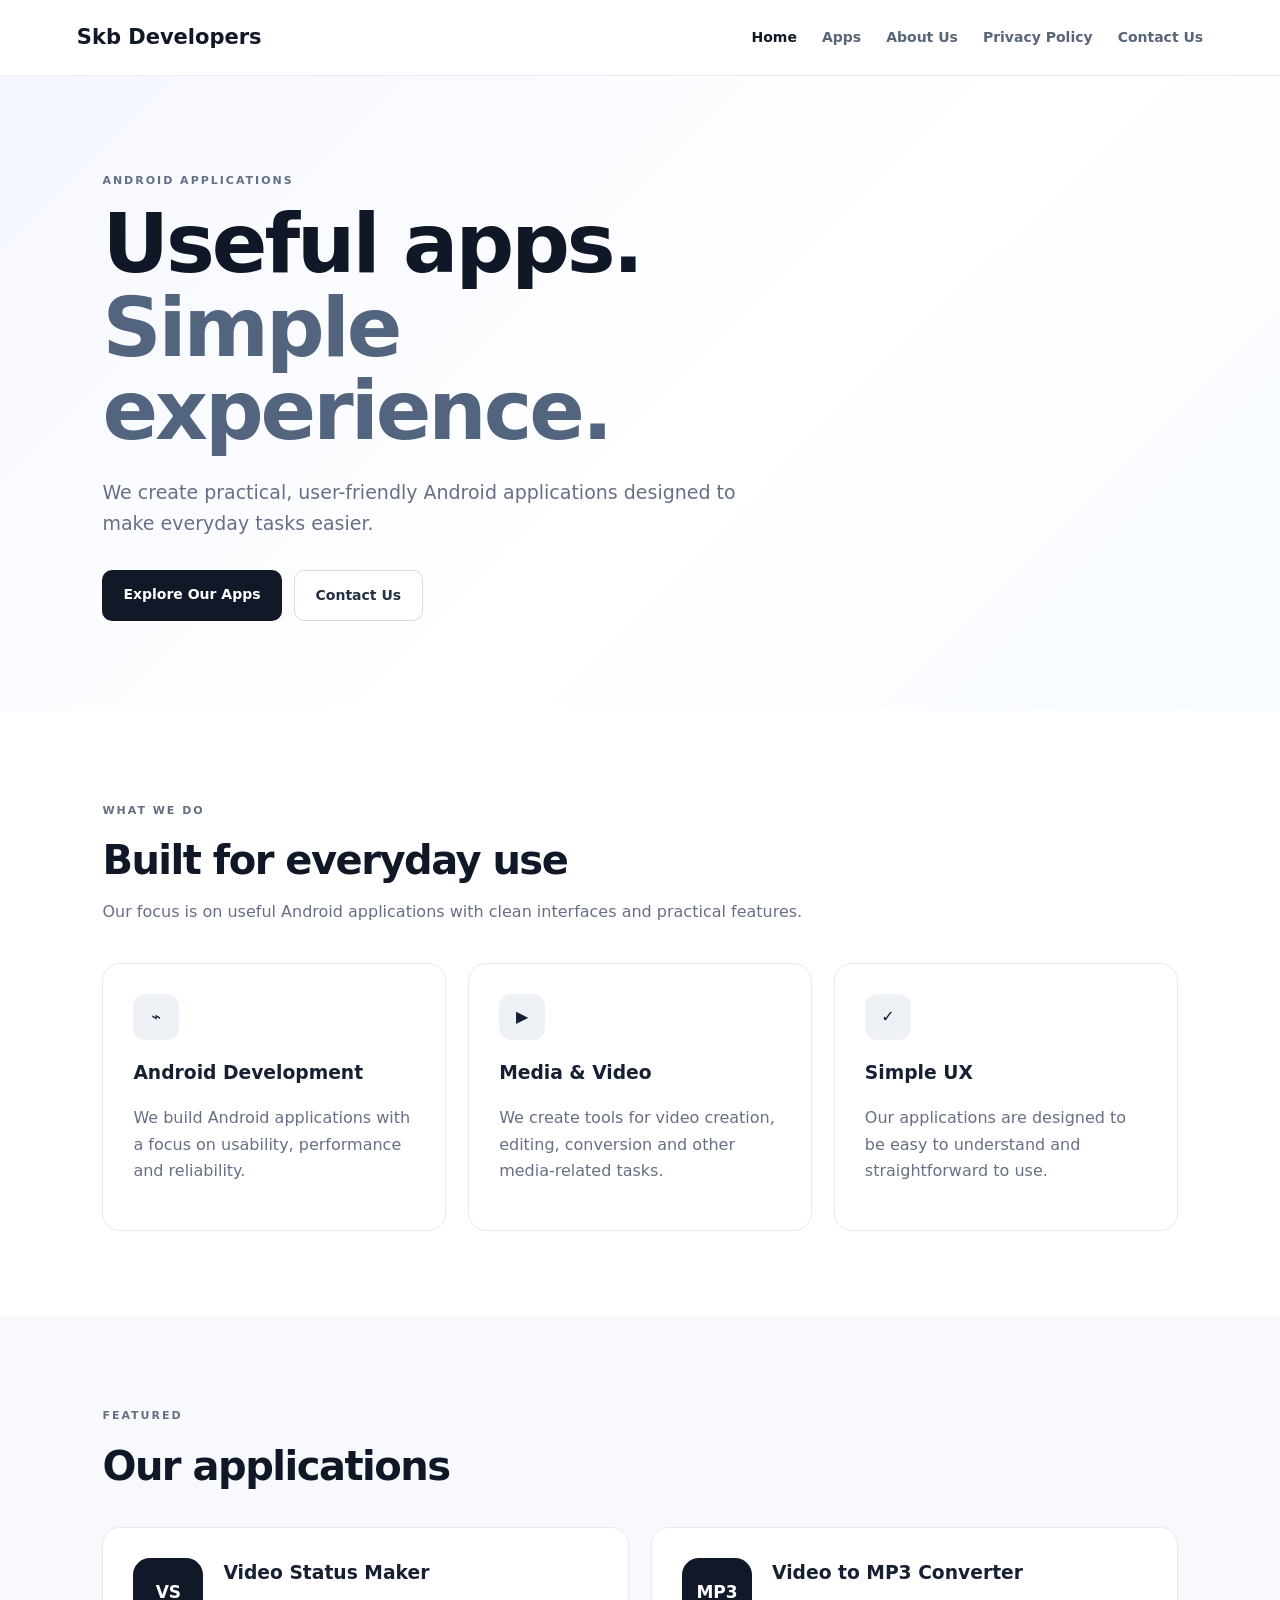
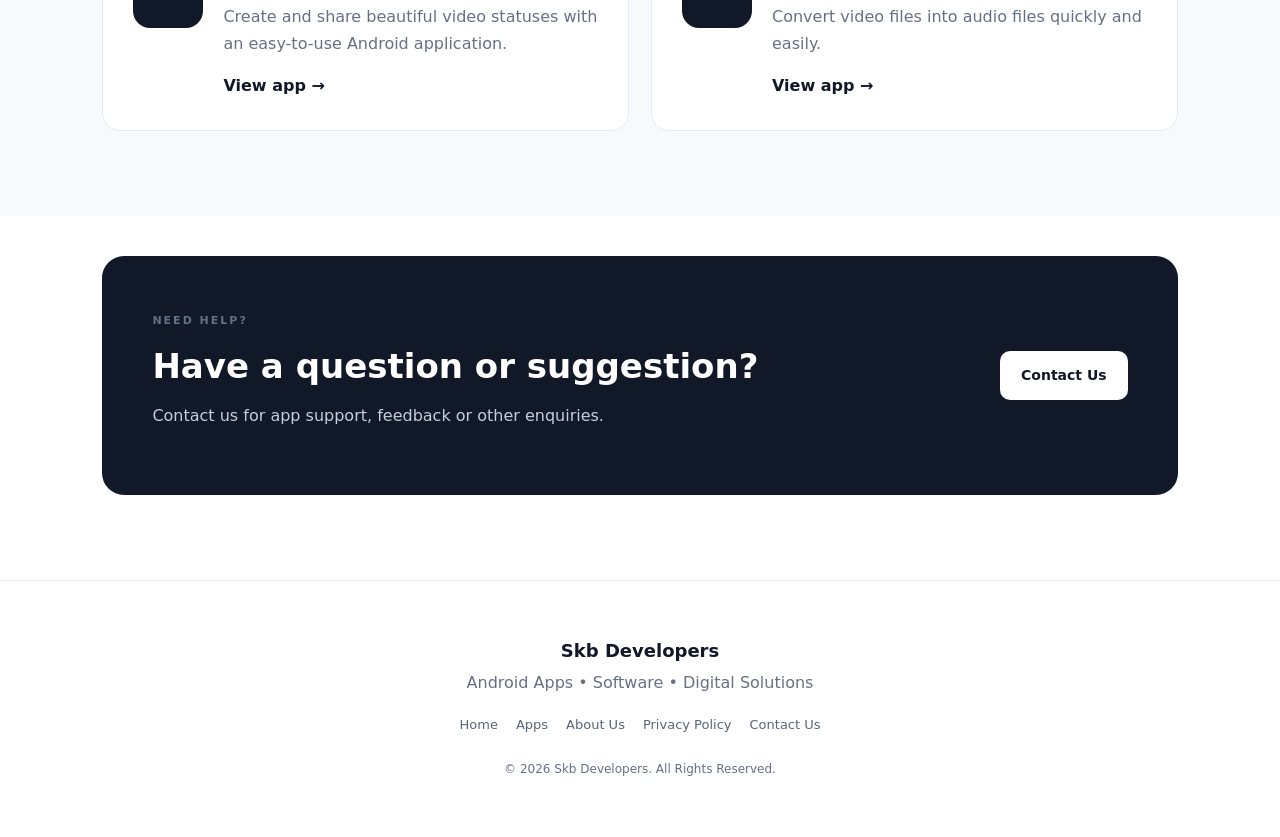
<file: index.html>
<!DOCTYPE html>
<html lang="en">
<head>
  <meta charset="UTF-8">
  <meta name="viewport" content="width=device-width, initial-scale=1.0">
  <meta name="description" content="Skb Developers creates simple, useful and user-friendly Android applications.">
  <title>Skb Developers | Android Apps</title>
  <link rel="stylesheet" href="style.css">
</head>
<body>
<header class="nav">
  <a class="brand" href="index.html">Skb Developers</a>
  <nav>
    <a class="active" href="index.html">Home</a>
    <a href="apps.html">Apps</a>
    <a href="about.html">About Us</a>
    <a href="privacy.html">Privacy Policy</a>
    <a href="contact.html">Contact Us</a>
  </nav>
</header>

<main>
  <section class="hero">
    <div class="hero-copy">
      <span class="eyebrow">ANDROID APPLICATIONS</span>
      <h1>Useful apps.<br><span>Simple experience.</span></h1>
      <p>We create practical, user-friendly Android applications designed to make everyday tasks easier.</p>
      <div class="actions">
        <a class="button primary" href="apps.html">Explore Our Apps</a>
        <a class="button secondary" href="contact.html">Contact Us</a>
      </div>
    </div>
  </section>

  <section class="section">
    <div class="section-heading">
      <span class="eyebrow">WHAT WE DO</span>
      <h2>Built for everyday use</h2>
      <p>Our focus is on useful Android applications with clean interfaces and practical features.</p>
    </div>
    <div class="grid three">
      <article class="card"><div class="icon">⌁</div><h3>Android Development</h3><p>We build Android applications with a focus on usability, performance and reliability.</p></article>
      <article class="card"><div class="icon">▶</div><h3>Media & Video</h3><p>We create tools for video creation, editing, conversion and other media-related tasks.</p></article>
      <article class="card"><div class="icon">✓</div><h3>Simple UX</h3><p>Our applications are designed to be easy to understand and straightforward to use.</p></article>
    </div>
  </section>

  <section class="section soft">
    <div class="section-heading">
      <span class="eyebrow">FEATURED</span>
      <h2>Our applications</h2>
    </div>
    <div class="grid two">
      <article class="app-card">
        <div class="app-icon">VS</div>
        <div>
          <h3>Video Status Maker</h3>
          <p>Create and share beautiful video statuses with an easy-to-use Android application.</p>
          <a class="text-link" href="apps.html">View app →</a>
        </div>
      </article>
      <article class="app-card">
        <div class="app-icon">MP3</div>
        <div>
          <h3>Video to MP3 Converter</h3>
          <p>Convert video files into audio files quickly and easily.</p>
          <a class="text-link" href="apps.html">View app →</a>
        </div>
      </article>
    </div>
  </section>

  <section class="cta">
    <div>
      <span class="eyebrow">NEED HELP?</span>
      <h2>Have a question or suggestion?</h2>
      <p>Contact us for app support, feedback or other enquiries.</p>
    </div>
    <a class="button light" href="contact.html">Contact Us</a>
  </section>
</main>

<footer>
  <strong>Skb Developers</strong>
  <p>Android Apps • Software • Digital Solutions</p>
  <div class="footer-links"><a href="index.html">Home</a><a href="apps.html">Apps</a><a href="about.html">About Us</a><a href="privacy.html">Privacy Policy</a><a href="contact.html">Contact Us</a></div>
  <small>© 2026 Skb Developers. All Rights Reserved.</small>
</footer>
</body>
</html>
</file>
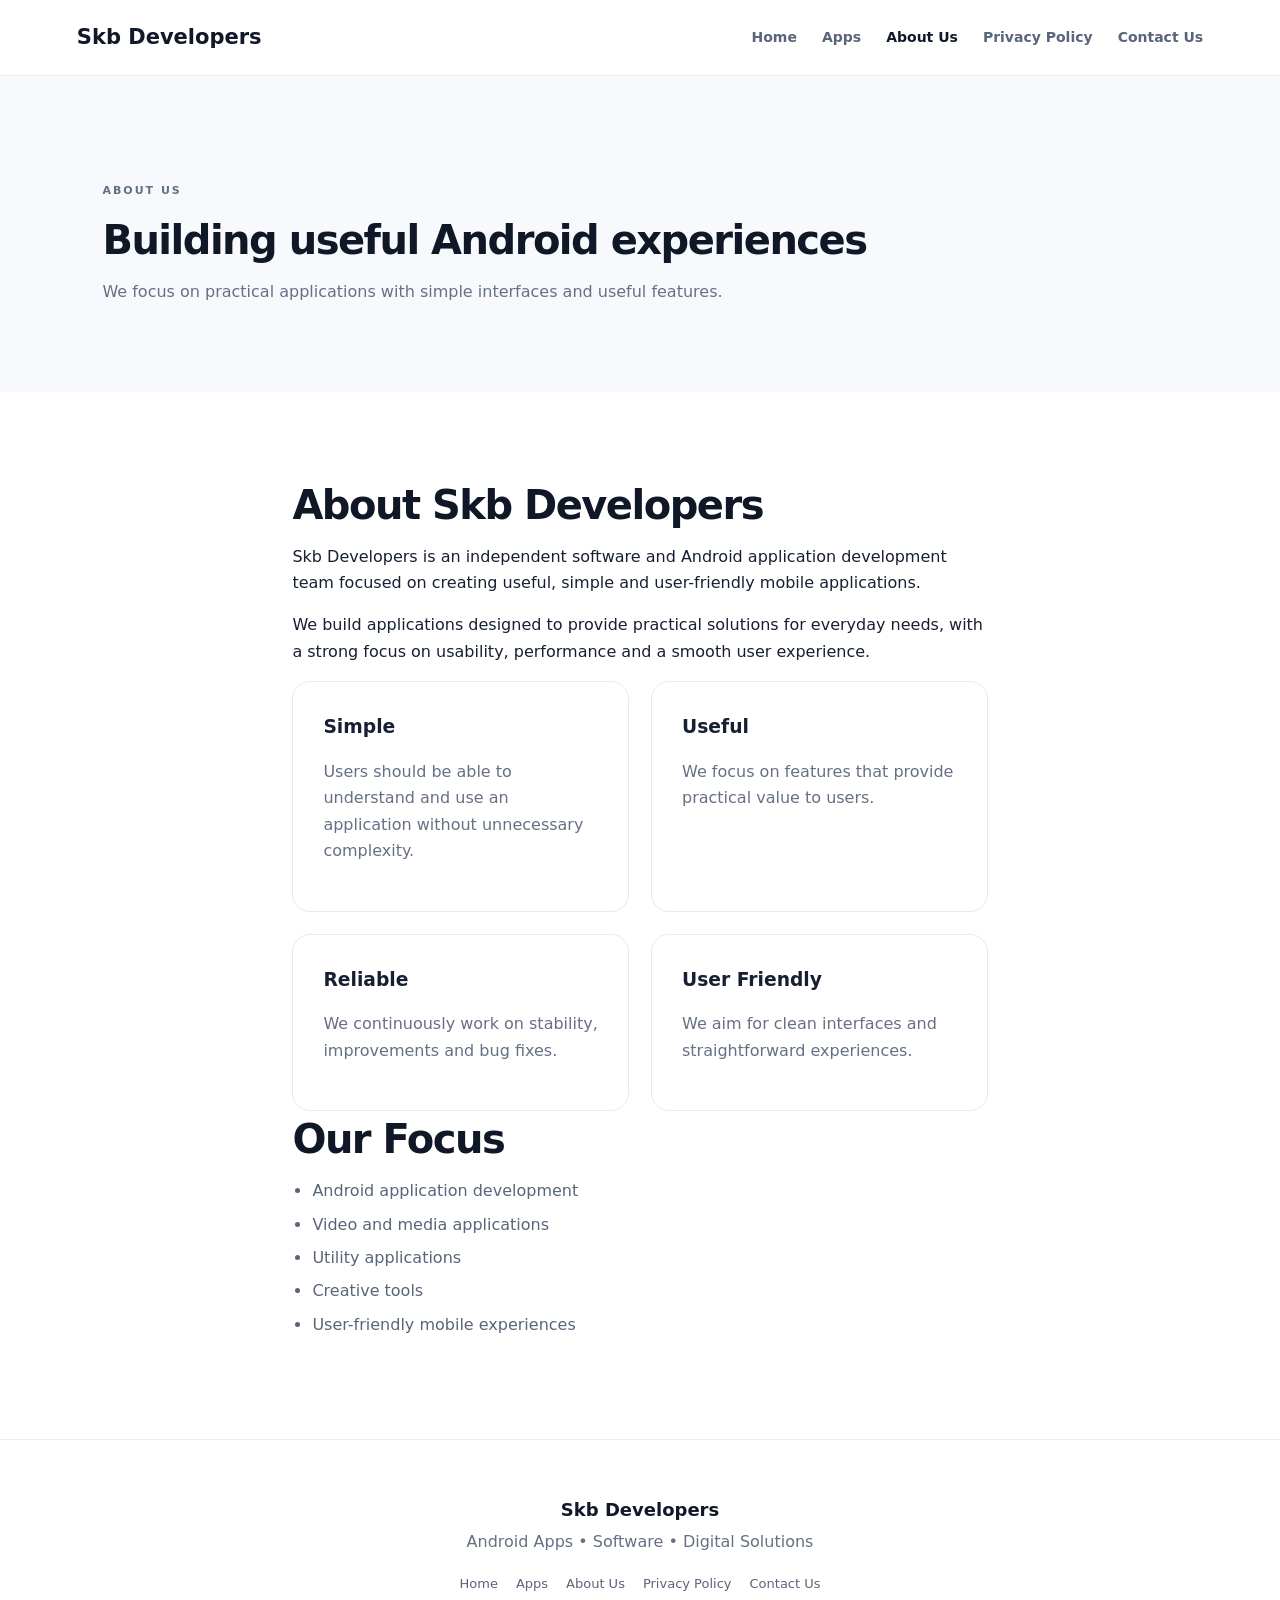
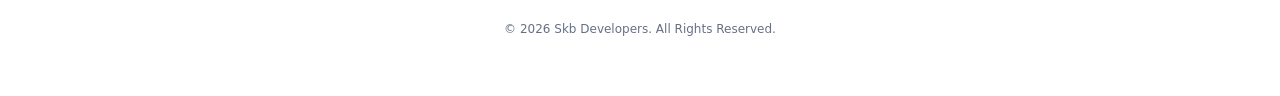
<file: about.html>
<!DOCTYPE html>
<html lang="en">
<head>
  <meta charset="UTF-8"><meta name="viewport" content="width=device-width, initial-scale=1.0">
  <meta name="description" content="About Skb Developers and our Android application development.">
  <title>About Us | Skb Developers</title><link rel="stylesheet" href="style.css">
</head>
<body>
<header class="nav"><a class="brand" href="index.html">Skb Developers</a><nav><a href="index.html">Home</a><a href="apps.html">Apps</a><a class="active" href="about.html">About Us</a><a href="privacy.html">Privacy Policy</a><a href="contact.html">Contact Us</a></nav></header>
<main>
<section class="page-hero"><span class="eyebrow">ABOUT US</span><h1>Building useful Android experiences</h1><p>We focus on practical applications with simple interfaces and useful features.</p></section>
<section class="section narrow">
<h2>About Skb Developers</h2>
<p>Skb Developers is an independent software and Android application development team focused on creating useful, simple and user-friendly mobile applications.</p>
<p>We build applications designed to provide practical solutions for everyday needs, with a strong focus on usability, performance and a smooth user experience.</p>
<div class="grid two">
<article class="card"><h3>Simple</h3><p>Users should be able to understand and use an application without unnecessary complexity.</p></article>
<article class="card"><h3>Useful</h3><p>We focus on features that provide practical value to users.</p></article>
<article class="card"><h3>Reliable</h3><p>We continuously work on stability, improvements and bug fixes.</p></article>
<article class="card"><h3>User Friendly</h3><p>We aim for clean interfaces and straightforward experiences.</p></article>
</div>
<h2>Our Focus</h2>
<ul class="check-list"><li>Android application development</li><li>Video and media applications</li><li>Utility applications</li><li>Creative tools</li><li>User-friendly mobile experiences</li></ul>
</section>
</main>
<footer><strong>Skb Developers</strong><p>Android Apps • Software • Digital Solutions</p><div class="footer-links"><a href="index.html">Home</a><a href="apps.html">Apps</a><a href="about.html">About Us</a><a href="privacy.html">Privacy Policy</a><a href="contact.html">Contact Us</a></div><small>© 2026 Skb Developers. All Rights Reserved.</small></footer>
</body>
</html>
</file>
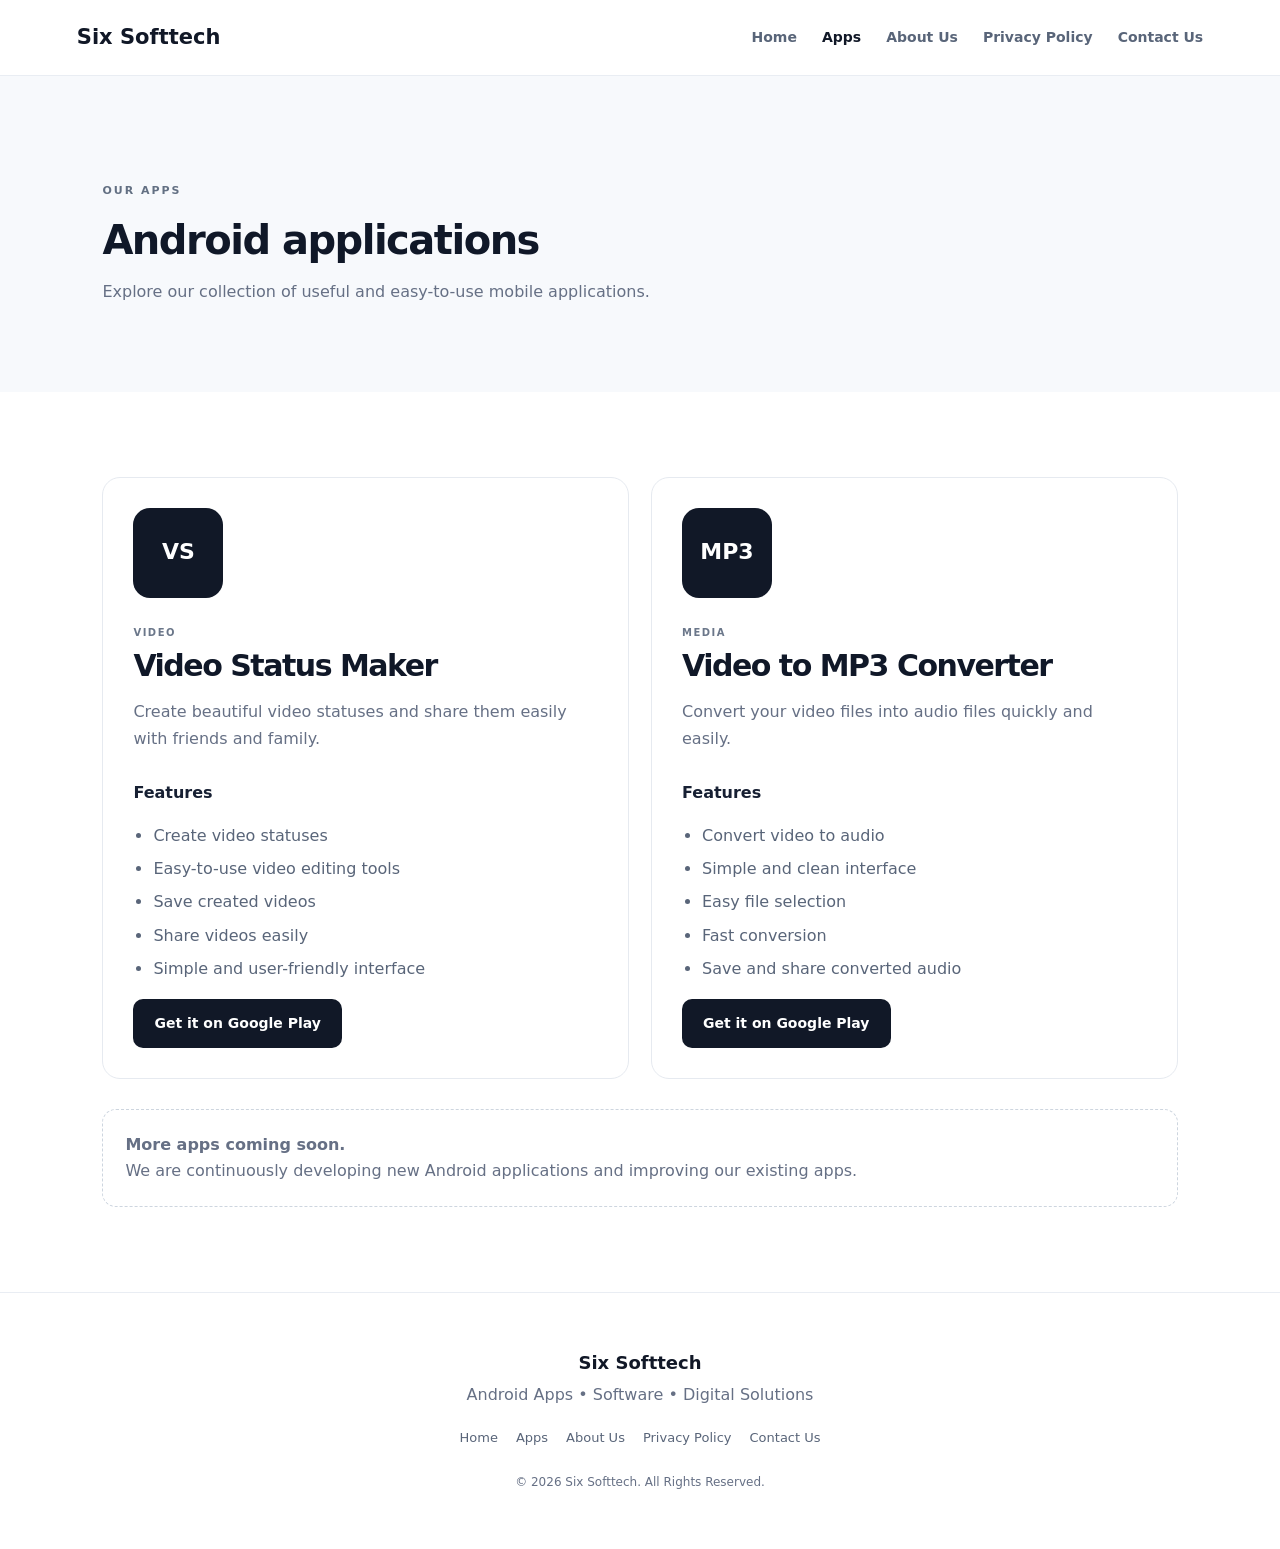
<file: apps.html>
<!DOCTYPE html>
<html lang="en">
<head>
  <meta charset="UTF-8"><meta name="viewport" content="width=device-width, initial-scale=1.0">
  <meta name="description" content="Explore Six Softtech Android applications.">
  <title>Apps | Six Softtech</title><link rel="stylesheet" href="style.css">
</head>
<body>
<header class="nav"><a class="brand" href="index.html">Six Softtech</a><nav><a href="index.html">Home</a><a class="active" href="apps.html">Apps</a><a href="about.html">About Us</a><a href="privacy.html">Privacy Policy</a><a href="contact.html">Contact Us</a></nav></header>
<main>
  <section class="page-hero"><span class="eyebrow">OUR APPS</span><h1>Android applications</h1><p>Explore our collection of useful and easy-to-use mobile applications.</p></section>
  <section class="section">
    <div class="grid two">
      <article class="large-app">
        <div class="app-icon big">VS</div><span class="tag">VIDEO</span>
        <h2>Video Status Maker</h2>
        <p>Create beautiful video statuses and share them easily with friends and family.</p>
        <h3>Features</h3>
        <ul><li>Create video statuses</li><li>Easy-to-use video editing tools</li><li>Save created videos</li><li>Share videos easily</li><li>Simple and user-friendly interface</li></ul>
        <!-- Replace # below with the real Google Play URL -->
        <a class="button primary" href="#" target="_blank" rel="noopener">Get it on Google Play</a>
      </article>
      <article class="large-app">
        <div class="app-icon big">MP3</div><span class="tag">MEDIA</span>
        <h2>Video to MP3 Converter</h2>
        <p>Convert your video files into audio files quickly and easily.</p>
        <h3>Features</h3>
        <ul><li>Convert video to audio</li><li>Simple and clean interface</li><li>Easy file selection</li><li>Fast conversion</li><li>Save and share converted audio</li></ul>
        <!-- Replace # below with the real Google Play URL -->
        <a class="button primary" href="#" target="_blank" rel="noopener">Get it on Google Play</a>
      </article>
    </div>
    <div class="notice"><strong>More apps coming soon.</strong><br>We are continuously developing new Android applications and improving our existing apps.</div>
  </section>
</main>
<footer><strong>Six Softtech</strong><p>Android Apps • Software • Digital Solutions</p><div class="footer-links"><a href="index.html">Home</a><a href="apps.html">Apps</a><a href="about.html">About Us</a><a href="privacy.html">Privacy Policy</a><a href="contact.html">Contact Us</a></div><small>© 2026 Six Softtech. All Rights Reserved.</small></footer>
</body>
</html>
</file>
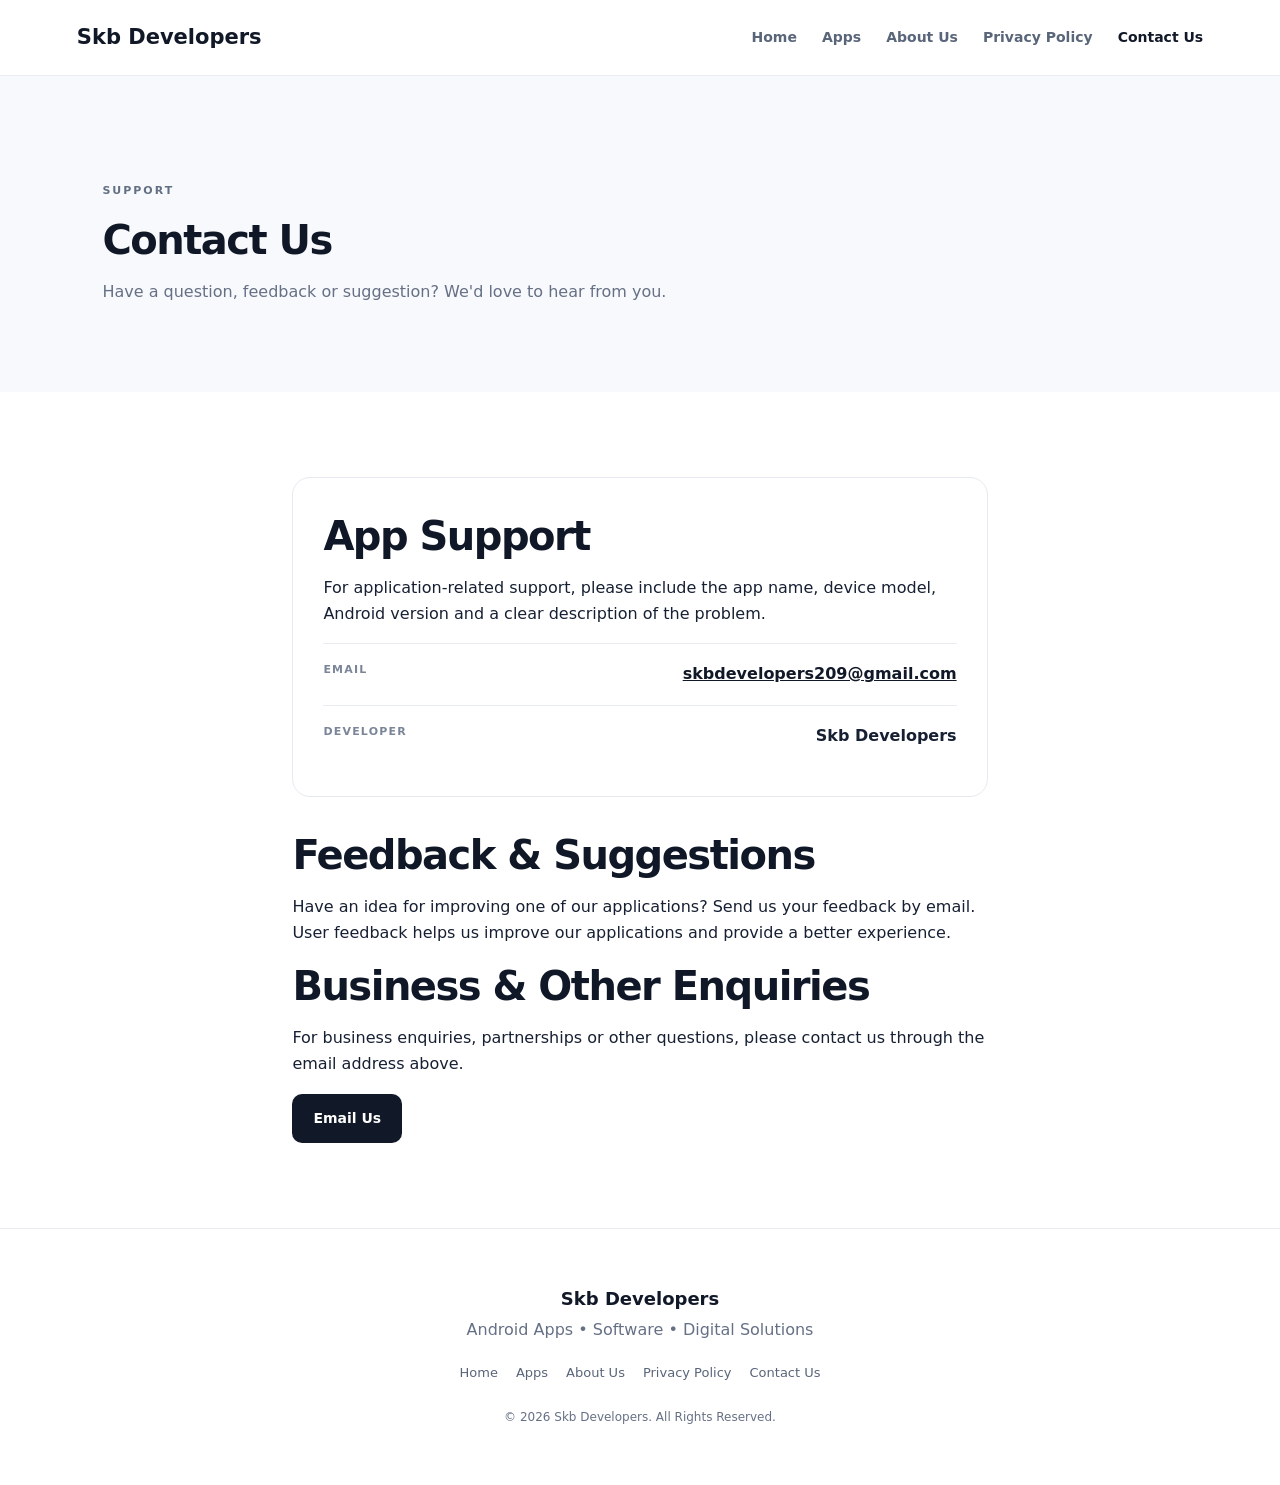
<file: contact.html>
<!DOCTYPE html>
<html lang="en">
<head>
  <meta charset="UTF-8"><meta name="viewport" content="width=device-width, initial-scale=1.0">
  <meta name="description" content="Contact Skb Developers for Android app support, feedback and enquiries.">
  <title>Contact Us | Skb Developers</title><link rel="stylesheet" href="style.css">
</head>
<body>
<header class="nav"><a class="brand" href="index.html">Skb Developers</a><nav><a href="index.html">Home</a><a href="apps.html">Apps</a><a href="about.html">About Us</a><a href="privacy.html">Privacy Policy</a><a class="active" href="contact.html">Contact Us</a></nav></header>
<main>
<section class="page-hero"><span class="eyebrow">SUPPORT</span><h1>Contact Us</h1><p>Have a question, feedback or suggestion? We'd love to hear from you.</p></section>
<section class="section narrow">
<div class="contact-box">
<h2>App Support</h2>
<p>For application-related support, please include the app name, device model, Android version and a clear description of the problem.</p>
<div class="contact-item"><span>EMAIL</span><a href="mailto:skbdevelopers209@gmail.com">skbdevelopers209@gmail.com</a></div>
<div class="contact-item"><span>DEVELOPER</span><strong>Skb Developers</strong></div>
</div>
<h2>Feedback & Suggestions</h2>
<p>Have an idea for improving one of our applications? Send us your feedback by email. User feedback helps us improve our applications and provide a better experience.</p>
<h2>Business & Other Enquiries</h2>
<p>For business enquiries, partnerships or other questions, please contact us through the email address above.</p>
<a class="button primary" href="mailto:skbdevelopers209@gmail.com?subject=App%20Support">Email Us</a>
</section>
</main>
<footer><strong>Skb Developers</strong><p>Android Apps • Software • Digital Solutions</p><div class="footer-links"><a href="index.html">Home</a><a href="apps.html">Apps</a><a href="about.html">About Us</a><a href="privacy.html">Privacy Policy</a><a href="contact.html">Contact Us</a></div><small>© 2026 Skb Developers. All Rights Reserved.</small></footer>
</body>
</html>
</file>
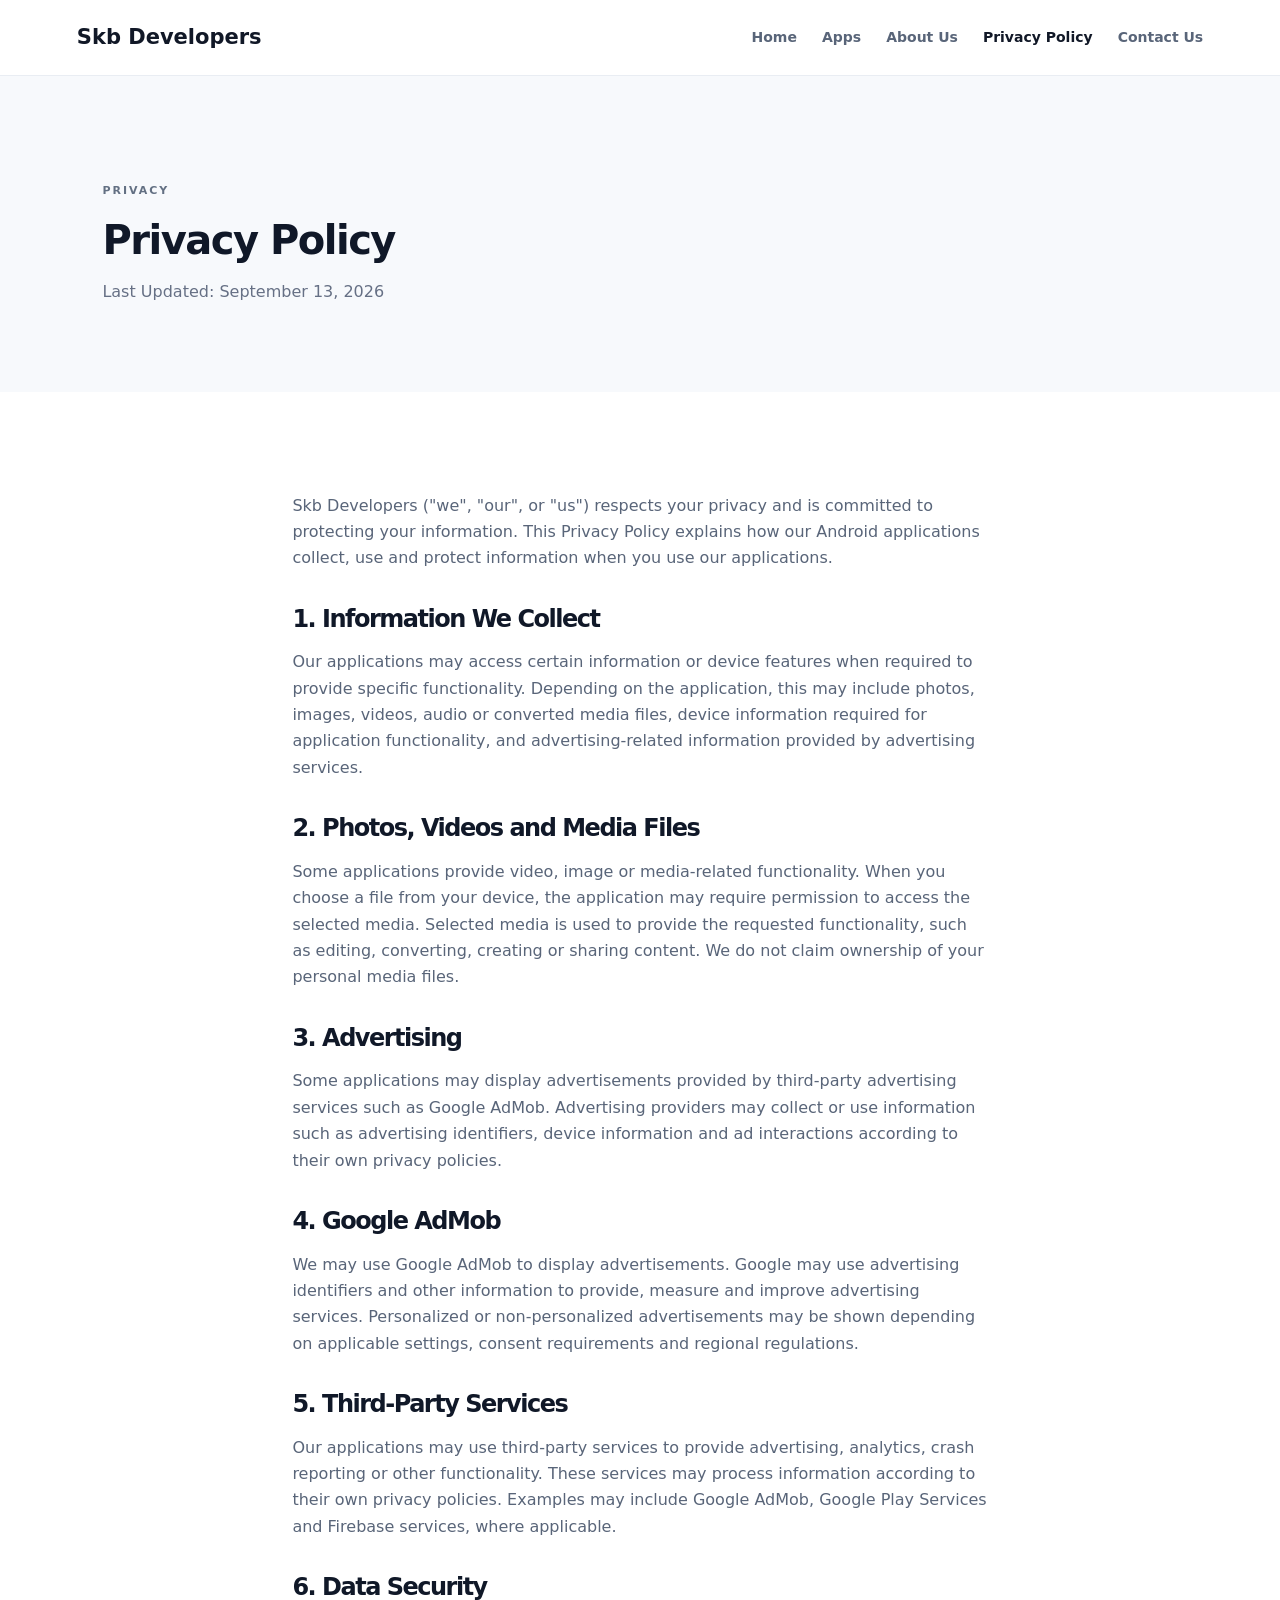
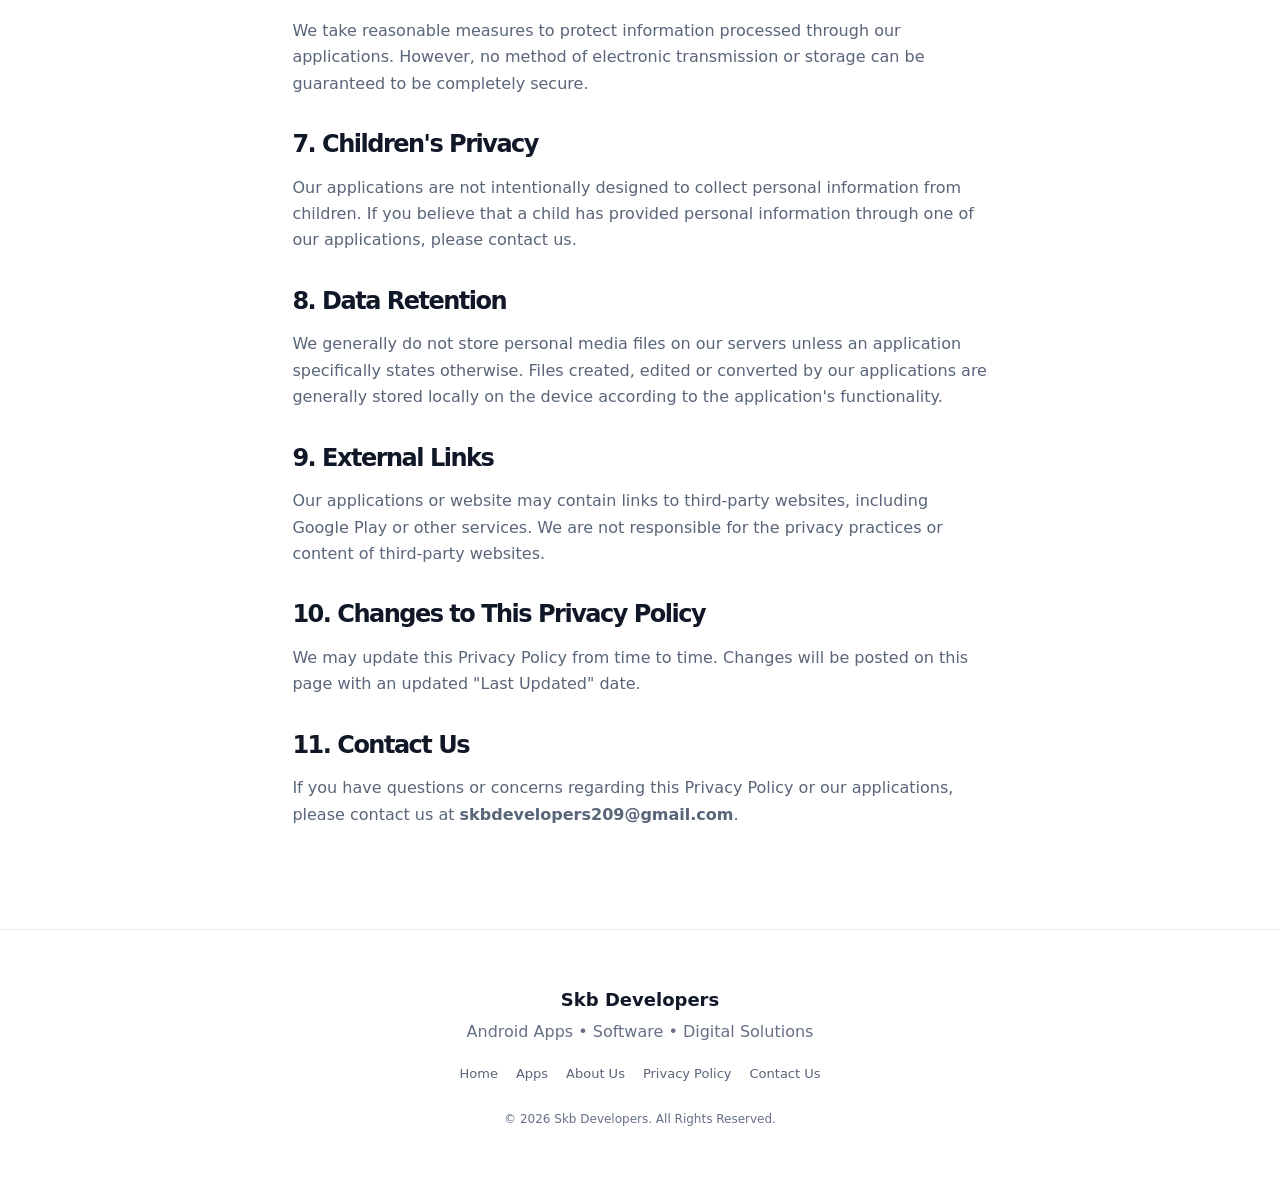
<file: privacy.html>
<!DOCTYPE html>
<html lang="en">
<head>
  <meta charset="UTF-8"><meta name="viewport" content="width=device-width, initial-scale=1.0">
  <meta name="description" content="Privacy Policy for Skb Developers applications.">
  <title>Privacy Policy | Skb Developers</title><link rel="stylesheet" href="style.css">
</head>
<body>
<header class="nav"><a class="brand" href="index.html">Skb Developers</a><nav><a href="index.html">Home</a><a href="apps.html">Apps</a><a href="about.html">About Us</a><a class="active" href="privacy.html">Privacy Policy</a><a href="contact.html">Contact Us</a></nav></header>
<main>
<section class="page-hero"><span class="eyebrow">PRIVACY</span><h1>Privacy Policy</h1><p>Last Updated: September 13, 2026</p></section>
<section class="section narrow policy">
<p>Skb Developers ("we", "our", or "us") respects your privacy and is committed to protecting your information. This Privacy Policy explains how our Android applications collect, use and protect information when you use our applications.</p>
<h2>1. Information We Collect</h2><p>Our applications may access certain information or device features when required to provide specific functionality. Depending on the application, this may include photos, images, videos, audio or converted media files, device information required for application functionality, and advertising-related information provided by advertising services.</p>
<h2>2. Photos, Videos and Media Files</h2><p>Some applications provide video, image or media-related functionality. When you choose a file from your device, the application may require permission to access the selected media. Selected media is used to provide the requested functionality, such as editing, converting, creating or sharing content. We do not claim ownership of your personal media files.</p>
<h2>3. Advertising</h2><p>Some applications may display advertisements provided by third-party advertising services such as Google AdMob. Advertising providers may collect or use information such as advertising identifiers, device information and ad interactions according to their own privacy policies.</p>
<h2>4. Google AdMob</h2><p>We may use Google AdMob to display advertisements. Google may use advertising identifiers and other information to provide, measure and improve advertising services. Personalized or non-personalized advertisements may be shown depending on applicable settings, consent requirements and regional regulations.</p>
<h2>5. Third-Party Services</h2><p>Our applications may use third-party services to provide advertising, analytics, crash reporting or other functionality. These services may process information according to their own privacy policies. Examples may include Google AdMob, Google Play Services and Firebase services, where applicable.</p>
<h2>6. Data Security</h2><p>We take reasonable measures to protect information processed through our applications. However, no method of electronic transmission or storage can be guaranteed to be completely secure.</p>
<h2>7. Children's Privacy</h2><p>Our applications are not intentionally designed to collect personal information from children. If you believe that a child has provided personal information through one of our applications, please contact us.</p>
<h2>8. Data Retention</h2><p>We generally do not store personal media files on our servers unless an application specifically states otherwise. Files created, edited or converted by our applications are generally stored locally on the device according to the application's functionality.</p>
<h2>9. External Links</h2><p>Our applications or website may contain links to third-party websites, including Google Play or other services. We are not responsible for the privacy practices or content of third-party websites.</p>
<h2>10. Changes to This Privacy Policy</h2><p>We may update this Privacy Policy from time to time. Changes will be posted on this page with an updated "Last Updated" date.</p>
<h2>11. Contact Us</h2><p>If you have questions or concerns regarding this Privacy Policy or our applications, please contact us at <strong>skbdevelopers209@gmail.com</strong>.</p>
</section>
</main>
<footer><strong>Skb Developers</strong><p>Android Apps • Software • Digital Solutions</p><div class="footer-links"><a href="index.html">Home</a><a href="apps.html">Apps</a><a href="about.html">About Us</a><a href="privacy.html">Privacy Policy</a><a href="contact.html">Contact Us</a></div><small>© 2026 Skb Developers. All Rights Reserved.</small></footer>
</body>
</html>
</file>
<file: style.css>
*{box-sizing:border-box}html{scroll-behavior:smooth}body{margin:0;font-family:Inter,ui-sans-serif,system-ui,-apple-system,BlinkMacSystemFont,"Segoe UI",sans-serif;color:#172033;background:#fff;line-height:1.65}.nav{height:76px;display:flex;align-items:center;justify-content:space-between;padding:0 6%;border-bottom:1px solid #e9edf3;background:rgba(255,255,255,.96);position:sticky;top:0;z-index:10}.brand{font-size:21px;font-weight:800;color:#111827;text-decoration:none}.nav nav{display:flex;gap:25px}.nav nav a{color:#596579;text-decoration:none;font-size:14px;font-weight:600}.nav nav a:hover,.nav nav a.active{color:#111827}.hero{min-height:610px;display:flex;align-items:center;padding:90px 8%;background:linear-gradient(135deg,#f5f7ff 0%,#fff 55%,#f7fbff 100%)}.hero-copy{max-width:760px}.eyebrow{display:inline-block;letter-spacing:2px;font-size:11px;font-weight:800;color:#637083;margin-bottom:12px}.hero h1{font-size:clamp(46px,7vw,82px);line-height:1.02;letter-spacing:-3px;margin:0 0 24px;color:#101828}.hero h1 span{color:#52647e}.hero p{font-size:19px;color:#667085;max-width:650px}.actions{display:flex;gap:12px;margin-top:30px}.button{display:inline-block;padding:13px 21px;border-radius:10px;text-decoration:none;font-weight:700;font-size:14px}.primary{background:#111827;color:#fff}.primary:hover{background:#273244}.secondary{border:1px solid #d5dbe5;color:#253044;background:#fff}.light{background:#fff;color:#111827}.section{padding:85px 8%}.section.soft{background:#f7f9fc}.section-heading{max-width:700px;margin-bottom:38px}.section h2,.page-hero h1{font-size:40px;line-height:1.15;letter-spacing:-1.5px;margin:5px 0 13px;color:#101828}.section-heading p,.page-hero p{color:#667085}.grid{display:grid;gap:22px}.grid.three{grid-template-columns:repeat(3,1fr)}.grid.two{grid-template-columns:repeat(2,1fr)}.card,.app-card,.large-app,.contact-box{background:#fff;border:1px solid #e6eaf0;border-radius:18px;padding:30px}.icon{width:46px;height:46px;border-radius:12px;background:#eef2f7;display:grid;place-items:center;font-weight:800;margin-bottom:18px}.card h3,.app-card h3{margin:0 0 8px}.card p,.app-card p,.large-app p{color:#667085}.app-card{display:flex;gap:20px;align-items:flex-start}.app-icon{width:70px;height:70px;min-width:70px;border-radius:17px;background:#111827;color:#fff;display:grid;place-items:center;font-weight:900;font-size:17px}.app-icon.big{width:90px;height:90px;font-size:22px;margin-bottom:20px}.text-link{font-weight:700;color:#111827;text-decoration:none}.cta{margin:40px 8% 85px;padding:50px;border-radius:22px;background:#111827;color:#fff;display:flex;justify-content:space-between;align-items:center;gap:30px}.cta h2{font-size:34px;line-height:1.2;margin:4px 0 8px}.cta p{color:#c7ced9}.page-hero{padding:100px 8% 70px;background:#f7f9fc}.narrow{max-width:900px;margin:auto}.large-app{min-height:480px}.large-app h2{font-size:30px}.large-app h3{font-size:16px;margin-top:28px}.large-app ul,.check-list{padding-left:20px;color:#596579}.large-app li,.check-list li{margin:7px 0}.tag{font-size:10px;font-weight:800;letter-spacing:1.5px;color:#6b778a}.notice{margin-top:30px;padding:22px;border:1px dashed #cdd5df;border-radius:14px;color:#667085}.policy h2{font-size:24px;margin-top:34px}.policy p{color:#596579}.contact-box{margin-bottom:35px}.contact-item{padding:17px 0;border-top:1px solid #e8ecf1;display:flex;justify-content:space-between;gap:20px}.contact-item span{font-size:11px;font-weight:800;letter-spacing:1.2px;color:#7a8698}.contact-item a{color:#111827;font-weight:700}footer{text-align:center;padding:55px 8%;border-top:1px solid #e9edf3;color:#667085}footer strong{color:#111827;font-size:18px}footer p{margin:4px 0 18px}.footer-links{display:flex;justify-content:center;flex-wrap:wrap;gap:18px;margin-bottom:20px}.footer-links a{color:#596579;text-decoration:none;font-size:13px}.footer-links a:hover{color:#111827}footer small{font-size:12px}@media(max-width:800px){.nav{height:auto;min-height:70px;padding:15px 5%;align-items:flex-start}.nav nav{gap:12px;flex-wrap:wrap;justify-content:flex-end}.nav nav a{font-size:12px}.hero{min-height:540px;padding:70px 6%}.hero h1{letter-spacing:-2px}.section{padding:65px 6%}.grid.three,.grid.two{grid-template-columns:1fr}.page-hero{padding:75px 6% 55px}.cta{margin:25px 6% 65px;padding:35px;display:block}.cta .button{margin-top:15px}.contact-item{display:block}.contact-item span{display:block;margin-bottom:5px}}
</file>
